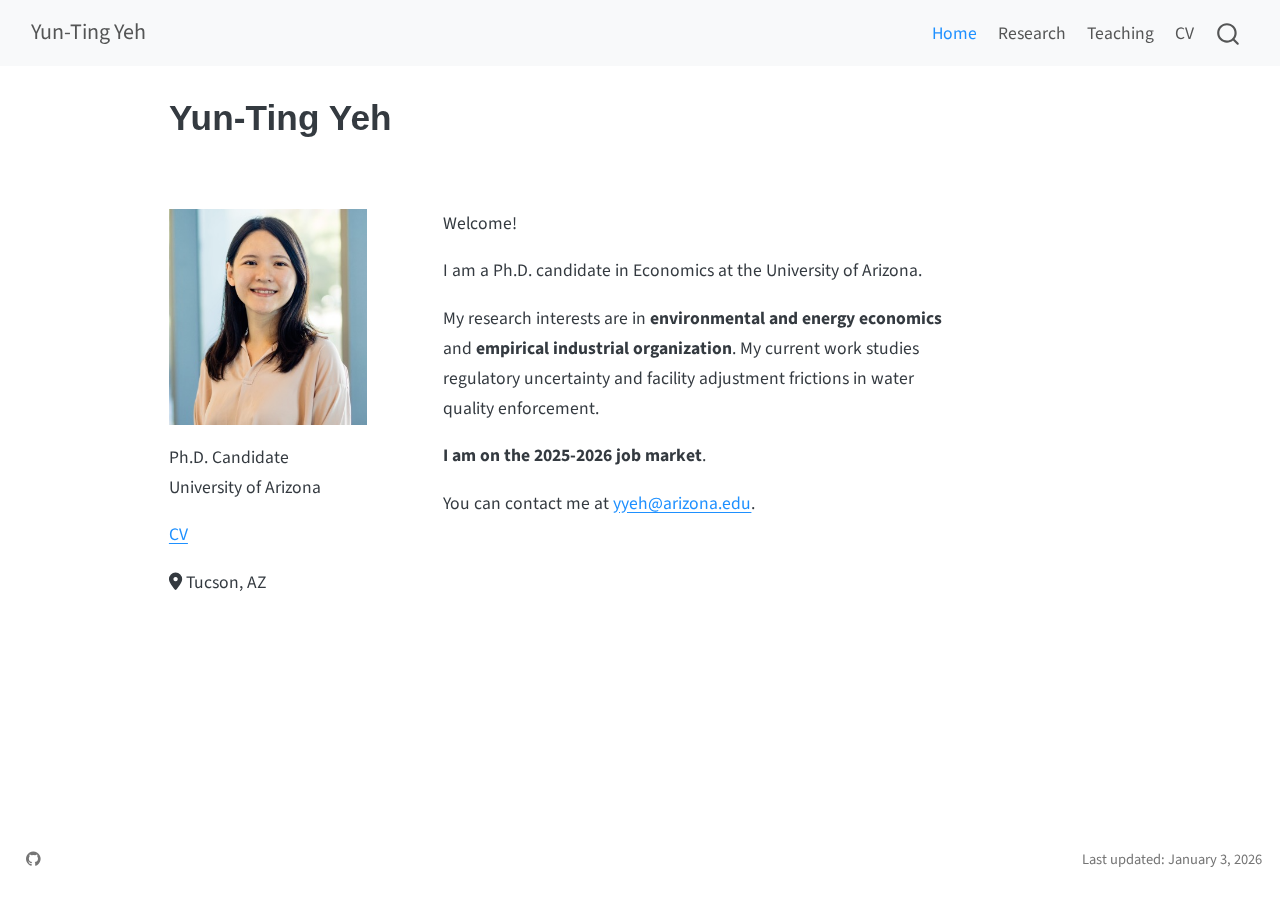
<file: index.html>
<!DOCTYPE html>
<html xmlns="http://www.w3.org/1999/xhtml" lang="en" xml:lang="en"><head>

<meta charset="utf-8">
<meta name="generator" content="quarto-1.8.27">

<meta name="viewport" content="width=device-width, initial-scale=1.0, user-scalable=yes">

<meta name="description" content="PhD candidate in environmental economics and industrial organization at the University of Arizona.">

<title>Yun-Ting Yeh</title>
<style>
code{white-space: pre-wrap;}
span.smallcaps{font-variant: small-caps;}
div.columns{display: flex; gap: min(4vw, 1.5em);}
div.column{flex: auto; overflow-x: auto;}
div.hanging-indent{margin-left: 1.5em; text-indent: -1.5em;}
ul.task-list{list-style: none;}
ul.task-list li input[type="checkbox"] {
  width: 0.8em;
  margin: 0 0.8em 0.2em -1em; /* quarto-specific, see https://github.com/quarto-dev/quarto-cli/issues/4556 */ 
  vertical-align: middle;
}
</style>


<script src="site_libs/quarto-nav/quarto-nav.js"></script>
<script src="site_libs/quarto-nav/headroom.min.js"></script>
<script src="site_libs/clipboard/clipboard.min.js"></script>
<script src="site_libs/quarto-search/autocomplete.umd.js"></script>
<script src="site_libs/quarto-search/fuse.min.js"></script>
<script src="site_libs/quarto-search/quarto-search.js"></script>
<meta name="quarto:offset" content="./">
<script src="site_libs/quarto-html/quarto.js" type="module"></script>
<script src="site_libs/quarto-html/tabsets/tabsets.js" type="module"></script>
<script src="site_libs/quarto-html/axe/axe-check.js" type="module"></script>
<script src="site_libs/quarto-html/popper.min.js"></script>
<script src="site_libs/quarto-html/tippy.umd.min.js"></script>
<script src="site_libs/quarto-html/anchor.min.js"></script>
<link href="site_libs/quarto-html/tippy.css" rel="stylesheet">
<link href="site_libs/quarto-html/quarto-syntax-highlighting-ed96de9b727972fe78a7b5d16c58bf87.css" rel="stylesheet" id="quarto-text-highlighting-styles">
<script src="site_libs/bootstrap/bootstrap.min.js"></script>
<link href="site_libs/bootstrap/bootstrap-icons.css" rel="stylesheet">
<link href="site_libs/bootstrap/bootstrap-b35d44525939425509fdc50f80e3e437.min.css" rel="stylesheet" append-hash="true" id="quarto-bootstrap" data-mode="light">
<script id="quarto-search-options" type="application/json">{
  "location": "navbar",
  "copy-button": false,
  "collapse-after": 3,
  "panel-placement": "end",
  "type": "overlay",
  "limit": 50,
  "keyboard-shortcut": [
    "f",
    "/",
    "s"
  ],
  "show-item-context": false,
  "language": {
    "search-no-results-text": "No results",
    "search-matching-documents-text": "matching documents",
    "search-copy-link-title": "Copy link to search",
    "search-hide-matches-text": "Hide additional matches",
    "search-more-match-text": "more match in this document",
    "search-more-matches-text": "more matches in this document",
    "search-clear-button-title": "Clear",
    "search-text-placeholder": "",
    "search-detached-cancel-button-title": "Cancel",
    "search-submit-button-title": "Submit",
    "search-label": "Search"
  }
}</script>
<script async="" src="https://www.googletagmanager.com/gtag/js?id=G-KL02F357QJ"></script>

<script type="text/javascript">

window.dataLayer = window.dataLayer || [];
function gtag(){dataLayer.push(arguments);}
gtag('js', new Date());
gtag('config', 'G-KL02F357QJ', { 'anonymize_ip': true});
</script>


<link rel="stylesheet" href="https://cdnjs.cloudflare.com/ajax/libs/font-awesome/6.5.2/css/all.min.css">
<meta property="og:title" content="Yun-Ting Yeh | PhD Candidate in Environmental Econ &amp; IO">
<meta property="og:description" content="PhD candidate in environmental economics and industrial organization at the University of Arizona.">
<meta property="og:image" content="https://ytyeh.github.io/images/pic_horizontal.png">
<meta property="og:site_name" content="Yun-Ting Yeh">
<meta property="og:image:height" content="630">
<meta property="og:image:width" content="1200">
</head>

<body class="nav-fixed quarto-light">

<div id="quarto-search-results"></div>
  <header id="quarto-header" class="headroom fixed-top">
    <nav class="navbar navbar-expand-lg " data-bs-theme="dark">
      <div class="navbar-container container-fluid">
      <div class="navbar-brand-container mx-auto">
    <a class="navbar-brand" href="./index.html">
    <span class="navbar-title">Yun-Ting Yeh</span>
    </a>
  </div>
            <div id="quarto-search" class="" title="Search"></div>
          <button class="navbar-toggler" type="button" data-bs-toggle="collapse" data-bs-target="#navbarCollapse" aria-controls="navbarCollapse" role="menu" aria-expanded="false" aria-label="Toggle navigation" onclick="if (window.quartoToggleHeadroom) { window.quartoToggleHeadroom(); }">
  <span class="navbar-toggler-icon"></span>
</button>
          <div class="collapse navbar-collapse" id="navbarCollapse">
            <ul class="navbar-nav navbar-nav-scroll ms-auto">
  <li class="nav-item">
    <a class="nav-link active" href="./index.html" aria-current="page"> 
<span class="menu-text">Home</span></a>
  </li>  
  <li class="nav-item">
    <a class="nav-link" href="./research.html"> 
<span class="menu-text">Research</span></a>
  </li>  
  <li class="nav-item">
    <a class="nav-link" href="./teaching.html"> 
<span class="menu-text">Teaching</span></a>
  </li>  
  <li class="nav-item">
    <a class="nav-link" href="./files/Yun-TingYeh_CV.pdf" target="_blank"> 
<span class="menu-text">CV</span></a>
  </li>  
</ul>
          </div> <!-- /navcollapse -->
            <div class="quarto-navbar-tools">
</div>
      </div> <!-- /container-fluid -->
    </nav>
</header>
<!-- content -->
<div id="quarto-content" class="quarto-container page-columns page-rows-contents page-layout-article page-navbar">
<!-- sidebar -->
<!-- margin-sidebar -->
    <div id="quarto-margin-sidebar" class="sidebar margin-sidebar zindex-bottom">
        
    </div>
<!-- main -->
<main class="content" id="quarto-document-content">

<header id="title-block-header" class="quarto-title-block default">
<div class="quarto-title">
<h1 class="title">Yun-Ting Yeh</h1>
</div>



<div class="quarto-title-meta">

    
  
    
  </div>
  


</header>


<div class="grid">
<div class="g-col-4">
<p><img src="images/pic.png" class="img-fluid" style="width:80.0%" alt="Photo"><br>
</p>
<p>Ph.D.&nbsp;Candidate<br>
University of Arizona</p>
<p><a href="./files/Yun-TingYeh_CV.pdf" target="_blank"> CV</a></p>
<p><i class="fa-solid fa-location-dot"></i> Tucson, AZ</p>
</div>
<div class="g-col-8">
<p>Welcome!</p>
<p>I am a Ph.D.&nbsp;candidate in Economics at the University of Arizona.</p>
<p>My research interests are in <strong>environmental and energy economics</strong> and <strong>empirical industrial organization</strong>. My current work studies regulatory uncertainty and facility adjustment frictions in water quality enforcement.</p>
<p><strong>I am on the 2025-2026 job market</strong>.</p>
<p>You can contact me at <a href="mailto:%20yyeh@arizona.edu">yyeh@arizona.edu</a>.</p>
</div>
</div>



</main> <!-- /main -->
<script id="quarto-html-after-body" type="application/javascript">
  window.document.addEventListener("DOMContentLoaded", function (event) {
    const icon = "";
    const anchorJS = new window.AnchorJS();
    anchorJS.options = {
      placement: 'right',
      icon: icon
    };
    anchorJS.add('.anchored');
    const isCodeAnnotation = (el) => {
      for (const clz of el.classList) {
        if (clz.startsWith('code-annotation-')) {                     
          return true;
        }
      }
      return false;
    }
    const onCopySuccess = function(e) {
      // button target
      const button = e.trigger;
      // don't keep focus
      button.blur();
      // flash "checked"
      button.classList.add('code-copy-button-checked');
      var currentTitle = button.getAttribute("title");
      button.setAttribute("title", "Copied!");
      let tooltip;
      if (window.bootstrap) {
        button.setAttribute("data-bs-toggle", "tooltip");
        button.setAttribute("data-bs-placement", "left");
        button.setAttribute("data-bs-title", "Copied!");
        tooltip = new bootstrap.Tooltip(button, 
          { trigger: "manual", 
            customClass: "code-copy-button-tooltip",
            offset: [0, -8]});
        tooltip.show();    
      }
      setTimeout(function() {
        if (tooltip) {
          tooltip.hide();
          button.removeAttribute("data-bs-title");
          button.removeAttribute("data-bs-toggle");
          button.removeAttribute("data-bs-placement");
        }
        button.setAttribute("title", currentTitle);
        button.classList.remove('code-copy-button-checked');
      }, 1000);
      // clear code selection
      e.clearSelection();
    }
    const getTextToCopy = function(trigger) {
      const outerScaffold = trigger.parentElement.cloneNode(true);
      const codeEl = outerScaffold.querySelector('code');
      for (const childEl of codeEl.children) {
        if (isCodeAnnotation(childEl)) {
          childEl.remove();
        }
      }
      return codeEl.innerText;
    }
    const clipboard = new window.ClipboardJS('.code-copy-button:not([data-in-quarto-modal])', {
      text: getTextToCopy
    });
    clipboard.on('success', onCopySuccess);
    if (window.document.getElementById('quarto-embedded-source-code-modal')) {
      const clipboardModal = new window.ClipboardJS('.code-copy-button[data-in-quarto-modal]', {
        text: getTextToCopy,
        container: window.document.getElementById('quarto-embedded-source-code-modal')
      });
      clipboardModal.on('success', onCopySuccess);
    }
      var localhostRegex = new RegExp(/^(?:http|https):\/\/localhost\:?[0-9]*\//);
      var mailtoRegex = new RegExp(/^mailto:/);
        var filterRegex = new RegExp("https:\/\/ytyeh\.github\.io\/");
      var isInternal = (href) => {
          return filterRegex.test(href) || localhostRegex.test(href) || mailtoRegex.test(href);
      }
      // Inspect non-navigation links and adorn them if external
     var links = window.document.querySelectorAll('a[href]:not(.nav-link):not(.navbar-brand):not(.toc-action):not(.sidebar-link):not(.sidebar-item-toggle):not(.pagination-link):not(.no-external):not([aria-hidden]):not(.dropdown-item):not(.quarto-navigation-tool):not(.about-link)');
      for (var i=0; i<links.length; i++) {
        const link = links[i];
        if (!isInternal(link.href)) {
          // undo the damage that might have been done by quarto-nav.js in the case of
          // links that we want to consider external
          if (link.dataset.originalHref !== undefined) {
            link.href = link.dataset.originalHref;
          }
        }
      }
    function tippyHover(el, contentFn, onTriggerFn, onUntriggerFn) {
      const config = {
        allowHTML: true,
        maxWidth: 500,
        delay: 100,
        arrow: false,
        appendTo: function(el) {
            return el.parentElement;
        },
        interactive: true,
        interactiveBorder: 10,
        theme: 'quarto',
        placement: 'bottom-start',
      };
      if (contentFn) {
        config.content = contentFn;
      }
      if (onTriggerFn) {
        config.onTrigger = onTriggerFn;
      }
      if (onUntriggerFn) {
        config.onUntrigger = onUntriggerFn;
      }
      window.tippy(el, config); 
    }
    const noterefs = window.document.querySelectorAll('a[role="doc-noteref"]');
    for (var i=0; i<noterefs.length; i++) {
      const ref = noterefs[i];
      tippyHover(ref, function() {
        // use id or data attribute instead here
        let href = ref.getAttribute('data-footnote-href') || ref.getAttribute('href');
        try { href = new URL(href).hash; } catch {}
        const id = href.replace(/^#\/?/, "");
        const note = window.document.getElementById(id);
        if (note) {
          return note.innerHTML;
        } else {
          return "";
        }
      });
    }
    const xrefs = window.document.querySelectorAll('a.quarto-xref');
    const processXRef = (id, note) => {
      // Strip column container classes
      const stripColumnClz = (el) => {
        el.classList.remove("page-full", "page-columns");
        if (el.children) {
          for (const child of el.children) {
            stripColumnClz(child);
          }
        }
      }
      stripColumnClz(note)
      if (id === null || id.startsWith('sec-')) {
        // Special case sections, only their first couple elements
        const container = document.createElement("div");
        if (note.children && note.children.length > 2) {
          container.appendChild(note.children[0].cloneNode(true));
          for (let i = 1; i < note.children.length; i++) {
            const child = note.children[i];
            if (child.tagName === "P" && child.innerText === "") {
              continue;
            } else {
              container.appendChild(child.cloneNode(true));
              break;
            }
          }
          if (window.Quarto?.typesetMath) {
            window.Quarto.typesetMath(container);
          }
          return container.innerHTML
        } else {
          if (window.Quarto?.typesetMath) {
            window.Quarto.typesetMath(note);
          }
          return note.innerHTML;
        }
      } else {
        // Remove any anchor links if they are present
        const anchorLink = note.querySelector('a.anchorjs-link');
        if (anchorLink) {
          anchorLink.remove();
        }
        if (window.Quarto?.typesetMath) {
          window.Quarto.typesetMath(note);
        }
        if (note.classList.contains("callout")) {
          return note.outerHTML;
        } else {
          return note.innerHTML;
        }
      }
    }
    for (var i=0; i<xrefs.length; i++) {
      const xref = xrefs[i];
      tippyHover(xref, undefined, function(instance) {
        instance.disable();
        let url = xref.getAttribute('href');
        let hash = undefined; 
        if (url.startsWith('#')) {
          hash = url;
        } else {
          try { hash = new URL(url).hash; } catch {}
        }
        if (hash) {
          const id = hash.replace(/^#\/?/, "");
          const note = window.document.getElementById(id);
          if (note !== null) {
            try {
              const html = processXRef(id, note.cloneNode(true));
              instance.setContent(html);
            } finally {
              instance.enable();
              instance.show();
            }
          } else {
            // See if we can fetch this
            fetch(url.split('#')[0])
            .then(res => res.text())
            .then(html => {
              const parser = new DOMParser();
              const htmlDoc = parser.parseFromString(html, "text/html");
              const note = htmlDoc.getElementById(id);
              if (note !== null) {
                const html = processXRef(id, note);
                instance.setContent(html);
              } 
            }).finally(() => {
              instance.enable();
              instance.show();
            });
          }
        } else {
          // See if we can fetch a full url (with no hash to target)
          // This is a special case and we should probably do some content thinning / targeting
          fetch(url)
          .then(res => res.text())
          .then(html => {
            const parser = new DOMParser();
            const htmlDoc = parser.parseFromString(html, "text/html");
            const note = htmlDoc.querySelector('main.content');
            if (note !== null) {
              // This should only happen for chapter cross references
              // (since there is no id in the URL)
              // remove the first header
              if (note.children.length > 0 && note.children[0].tagName === "HEADER") {
                note.children[0].remove();
              }
              const html = processXRef(null, note);
              instance.setContent(html);
            } 
          }).finally(() => {
            instance.enable();
            instance.show();
          });
        }
      }, function(instance) {
      });
    }
        let selectedAnnoteEl;
        const selectorForAnnotation = ( cell, annotation) => {
          let cellAttr = 'data-code-cell="' + cell + '"';
          let lineAttr = 'data-code-annotation="' +  annotation + '"';
          const selector = 'span[' + cellAttr + '][' + lineAttr + ']';
          return selector;
        }
        const selectCodeLines = (annoteEl) => {
          const doc = window.document;
          const targetCell = annoteEl.getAttribute("data-target-cell");
          const targetAnnotation = annoteEl.getAttribute("data-target-annotation");
          const annoteSpan = window.document.querySelector(selectorForAnnotation(targetCell, targetAnnotation));
          const lines = annoteSpan.getAttribute("data-code-lines").split(",");
          const lineIds = lines.map((line) => {
            return targetCell + "-" + line;
          })
          let top = null;
          let height = null;
          let parent = null;
          if (lineIds.length > 0) {
              //compute the position of the single el (top and bottom and make a div)
              const el = window.document.getElementById(lineIds[0]);
              top = el.offsetTop;
              height = el.offsetHeight;
              parent = el.parentElement.parentElement;
            if (lineIds.length > 1) {
              const lastEl = window.document.getElementById(lineIds[lineIds.length - 1]);
              const bottom = lastEl.offsetTop + lastEl.offsetHeight;
              height = bottom - top;
            }
            if (top !== null && height !== null && parent !== null) {
              // cook up a div (if necessary) and position it 
              let div = window.document.getElementById("code-annotation-line-highlight");
              if (div === null) {
                div = window.document.createElement("div");
                div.setAttribute("id", "code-annotation-line-highlight");
                div.style.position = 'absolute';
                parent.appendChild(div);
              }
              div.style.top = top - 2 + "px";
              div.style.height = height + 4 + "px";
              div.style.left = 0;
              let gutterDiv = window.document.getElementById("code-annotation-line-highlight-gutter");
              if (gutterDiv === null) {
                gutterDiv = window.document.createElement("div");
                gutterDiv.setAttribute("id", "code-annotation-line-highlight-gutter");
                gutterDiv.style.position = 'absolute';
                const codeCell = window.document.getElementById(targetCell);
                const gutter = codeCell.querySelector('.code-annotation-gutter');
                gutter.appendChild(gutterDiv);
              }
              gutterDiv.style.top = top - 2 + "px";
              gutterDiv.style.height = height + 4 + "px";
            }
            selectedAnnoteEl = annoteEl;
          }
        };
        const unselectCodeLines = () => {
          const elementsIds = ["code-annotation-line-highlight", "code-annotation-line-highlight-gutter"];
          elementsIds.forEach((elId) => {
            const div = window.document.getElementById(elId);
            if (div) {
              div.remove();
            }
          });
          selectedAnnoteEl = undefined;
        };
          // Handle positioning of the toggle
      window.addEventListener(
        "resize",
        throttle(() => {
          elRect = undefined;
          if (selectedAnnoteEl) {
            selectCodeLines(selectedAnnoteEl);
          }
        }, 10)
      );
      function throttle(fn, ms) {
      let throttle = false;
      let timer;
        return (...args) => {
          if(!throttle) { // first call gets through
              fn.apply(this, args);
              throttle = true;
          } else { // all the others get throttled
              if(timer) clearTimeout(timer); // cancel #2
              timer = setTimeout(() => {
                fn.apply(this, args);
                timer = throttle = false;
              }, ms);
          }
        };
      }
        // Attach click handler to the DT
        const annoteDls = window.document.querySelectorAll('dt[data-target-cell]');
        for (const annoteDlNode of annoteDls) {
          annoteDlNode.addEventListener('click', (event) => {
            const clickedEl = event.target;
            if (clickedEl !== selectedAnnoteEl) {
              unselectCodeLines();
              const activeEl = window.document.querySelector('dt[data-target-cell].code-annotation-active');
              if (activeEl) {
                activeEl.classList.remove('code-annotation-active');
              }
              selectCodeLines(clickedEl);
              clickedEl.classList.add('code-annotation-active');
            } else {
              // Unselect the line
              unselectCodeLines();
              clickedEl.classList.remove('code-annotation-active');
            }
          });
        }
    const findCites = (el) => {
      const parentEl = el.parentElement;
      if (parentEl) {
        const cites = parentEl.dataset.cites;
        if (cites) {
          return {
            el,
            cites: cites.split(' ')
          };
        } else {
          return findCites(el.parentElement)
        }
      } else {
        return undefined;
      }
    };
    var bibliorefs = window.document.querySelectorAll('a[role="doc-biblioref"]');
    for (var i=0; i<bibliorefs.length; i++) {
      const ref = bibliorefs[i];
      const citeInfo = findCites(ref);
      if (citeInfo) {
        tippyHover(citeInfo.el, function() {
          var popup = window.document.createElement('div');
          citeInfo.cites.forEach(function(cite) {
            var citeDiv = window.document.createElement('div');
            citeDiv.classList.add('hanging-indent');
            citeDiv.classList.add('csl-entry');
            var biblioDiv = window.document.getElementById('ref-' + cite);
            if (biblioDiv) {
              citeDiv.innerHTML = biblioDiv.innerHTML;
            }
            popup.appendChild(citeDiv);
          });
          return popup.innerHTML;
        });
      }
    }
  });
  </script>
</div> <!-- /content -->
<footer class="footer">
  <div class="nav-footer">
    <div class="nav-footer-left">
      <ul class="footer-items list-unstyled">
    <li class="nav-item compact">
    <a class="nav-link" href="https://github.com/ytyeh/ytyeh.github.io">
      <i class="bi bi-github" role="img">
</i> 
    </a>
  </li>  
</ul>
    </div>   
    <div class="nav-footer-center">
      &nbsp;
    </div>
    <div class="nav-footer-right">
<p>Last updated: January 3, 2026</p>
</div>
  </div>
</footer>




</body></html>
</file>
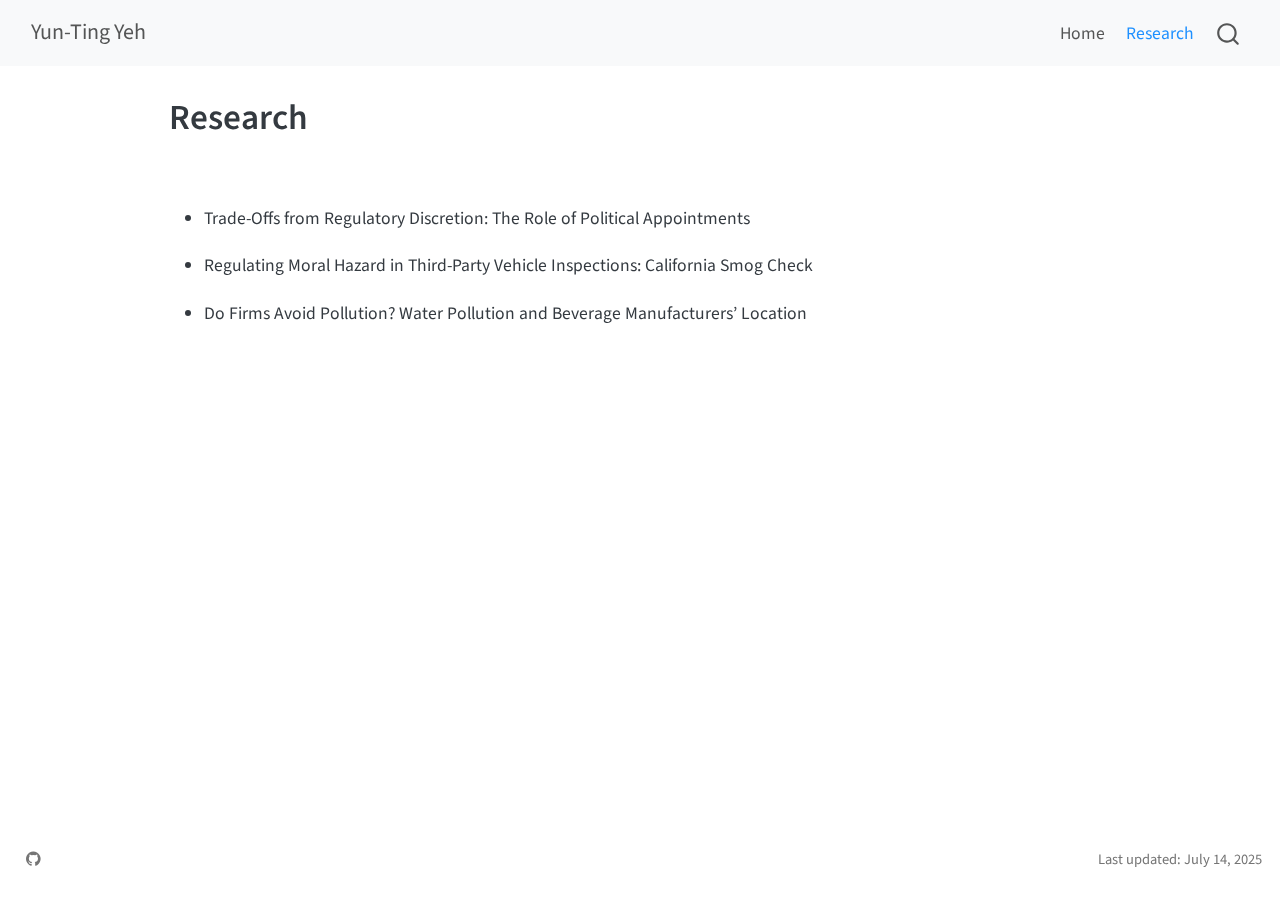
<file: research.html>
<!DOCTYPE html>
<html xmlns="http://www.w3.org/1999/xhtml" lang="en" xml:lang="en"><head>

<meta charset="utf-8">
<meta name="generator" content="quarto-1.7.32">

<meta name="viewport" content="width=device-width, initial-scale=1.0, user-scalable=yes">

<meta name="description" content="PhD candidate in environmental economics and industrial organization at the University of Arizona.">

<title>Research – Yun-Ting Yeh</title>
<style>
code{white-space: pre-wrap;}
span.smallcaps{font-variant: small-caps;}
div.columns{display: flex; gap: min(4vw, 1.5em);}
div.column{flex: auto; overflow-x: auto;}
div.hanging-indent{margin-left: 1.5em; text-indent: -1.5em;}
ul.task-list{list-style: none;}
ul.task-list li input[type="checkbox"] {
  width: 0.8em;
  margin: 0 0.8em 0.2em -1em; /* quarto-specific, see https://github.com/quarto-dev/quarto-cli/issues/4556 */ 
  vertical-align: middle;
}
</style>


<script src="site_libs/quarto-nav/quarto-nav.js"></script>
<script src="site_libs/quarto-nav/headroom.min.js"></script>
<script src="site_libs/clipboard/clipboard.min.js"></script>
<script src="site_libs/quarto-search/autocomplete.umd.js"></script>
<script src="site_libs/quarto-search/fuse.min.js"></script>
<script src="site_libs/quarto-search/quarto-search.js"></script>
<meta name="quarto:offset" content="./">
<script src="site_libs/quarto-html/quarto.js" type="module"></script>
<script src="site_libs/quarto-html/tabsets/tabsets.js" type="module"></script>
<script src="site_libs/quarto-html/popper.min.js"></script>
<script src="site_libs/quarto-html/tippy.umd.min.js"></script>
<script src="site_libs/quarto-html/anchor.min.js"></script>
<link href="site_libs/quarto-html/tippy.css" rel="stylesheet">
<link href="site_libs/quarto-html/quarto-syntax-highlighting-37eea08aefeeee20ff55810ff984fec1.css" rel="stylesheet" id="quarto-text-highlighting-styles">
<script src="site_libs/bootstrap/bootstrap.min.js"></script>
<link href="site_libs/bootstrap/bootstrap-icons.css" rel="stylesheet">
<link href="site_libs/bootstrap/bootstrap-c1aa694ebc861e76e457bb863bb62555.min.css" rel="stylesheet" append-hash="true" id="quarto-bootstrap" data-mode="light">
<script id="quarto-search-options" type="application/json">{
  "location": "navbar",
  "copy-button": false,
  "collapse-after": 3,
  "panel-placement": "end",
  "type": "overlay",
  "limit": 50,
  "keyboard-shortcut": [
    "f",
    "/",
    "s"
  ],
  "show-item-context": false,
  "language": {
    "search-no-results-text": "No results",
    "search-matching-documents-text": "matching documents",
    "search-copy-link-title": "Copy link to search",
    "search-hide-matches-text": "Hide additional matches",
    "search-more-match-text": "more match in this document",
    "search-more-matches-text": "more matches in this document",
    "search-clear-button-title": "Clear",
    "search-text-placeholder": "",
    "search-detached-cancel-button-title": "Cancel",
    "search-submit-button-title": "Submit",
    "search-label": "Search"
  }
}</script>


<link rel="stylesheet" href="https://cdnjs.cloudflare.com/ajax/libs/font-awesome/6.5.2/css/all.min.css">
<meta property="og:title" content="Yun-Ting Yeh | PhD Candidate in Environmental Econ &amp; IO">
<meta property="og:image" content="https://ytyeh.github.io/images/pic_horizontal.png">
<meta property="og:site_name" content="Yun-Ting Yeh">
<meta property="og:image:height" content="630">
<meta property="og:image:width" content="1200">
</head>

<body class="nav-fixed quarto-light">

<div id="quarto-search-results"></div>
  <header id="quarto-header" class="headroom fixed-top">
    <nav class="navbar navbar-expand-lg " data-bs-theme="dark">
      <div class="navbar-container container-fluid">
      <div class="navbar-brand-container mx-auto">
    <a class="navbar-brand" href="./index.html">
    <span class="navbar-title">Yun-Ting Yeh</span>
    </a>
  </div>
            <div id="quarto-search" class="" title="Search"></div>
          <button class="navbar-toggler" type="button" data-bs-toggle="collapse" data-bs-target="#navbarCollapse" aria-controls="navbarCollapse" role="menu" aria-expanded="false" aria-label="Toggle navigation" onclick="if (window.quartoToggleHeadroom) { window.quartoToggleHeadroom(); }">
  <span class="navbar-toggler-icon"></span>
</button>
          <div class="collapse navbar-collapse" id="navbarCollapse">
            <ul class="navbar-nav navbar-nav-scroll ms-auto">
  <li class="nav-item">
    <a class="nav-link" href="./index.html"> 
<span class="menu-text">Home</span></a>
  </li>  
  <li class="nav-item">
    <a class="nav-link active" href="./research.html" aria-current="page"> 
<span class="menu-text">Research</span></a>
  </li>  
</ul>
          </div> <!-- /navcollapse -->
            <div class="quarto-navbar-tools">
</div>
      </div> <!-- /container-fluid -->
    </nav>
</header>
<!-- content -->
<div id="quarto-content" class="quarto-container page-columns page-rows-contents page-layout-article page-navbar">
<!-- sidebar -->
<!-- margin-sidebar -->
    <div id="quarto-margin-sidebar" class="sidebar margin-sidebar zindex-bottom">
        
    </div>
<!-- main -->
<main class="content" id="quarto-document-content">

<header id="title-block-header" class="quarto-title-block default">
<div class="quarto-title">
<h1 class="title">Research</h1>
</div>



<div class="quarto-title-meta">

    
  
    
  </div>
  


</header>


<p><br></p>
<ul>
<li><p>Trade-Offs from Regulatory Discretion: The Role of Political Appointments</p></li>
<li><p>Regulating Moral Hazard in Third-Party Vehicle Inspections: California Smog Check</p></li>
<li><p>Do Firms Avoid Pollution? Water Pollution and Beverage Manufacturers’ Location</p></li>
</ul>



</main> <!-- /main -->
<script id="quarto-html-after-body" type="application/javascript">
  window.document.addEventListener("DOMContentLoaded", function (event) {
    const icon = "";
    const anchorJS = new window.AnchorJS();
    anchorJS.options = {
      placement: 'right',
      icon: icon
    };
    anchorJS.add('.anchored');
    const isCodeAnnotation = (el) => {
      for (const clz of el.classList) {
        if (clz.startsWith('code-annotation-')) {                     
          return true;
        }
      }
      return false;
    }
    const onCopySuccess = function(e) {
      // button target
      const button = e.trigger;
      // don't keep focus
      button.blur();
      // flash "checked"
      button.classList.add('code-copy-button-checked');
      var currentTitle = button.getAttribute("title");
      button.setAttribute("title", "Copied!");
      let tooltip;
      if (window.bootstrap) {
        button.setAttribute("data-bs-toggle", "tooltip");
        button.setAttribute("data-bs-placement", "left");
        button.setAttribute("data-bs-title", "Copied!");
        tooltip = new bootstrap.Tooltip(button, 
          { trigger: "manual", 
            customClass: "code-copy-button-tooltip",
            offset: [0, -8]});
        tooltip.show();    
      }
      setTimeout(function() {
        if (tooltip) {
          tooltip.hide();
          button.removeAttribute("data-bs-title");
          button.removeAttribute("data-bs-toggle");
          button.removeAttribute("data-bs-placement");
        }
        button.setAttribute("title", currentTitle);
        button.classList.remove('code-copy-button-checked');
      }, 1000);
      // clear code selection
      e.clearSelection();
    }
    const getTextToCopy = function(trigger) {
        const codeEl = trigger.previousElementSibling.cloneNode(true);
        for (const childEl of codeEl.children) {
          if (isCodeAnnotation(childEl)) {
            childEl.remove();
          }
        }
        return codeEl.innerText;
    }
    const clipboard = new window.ClipboardJS('.code-copy-button:not([data-in-quarto-modal])', {
      text: getTextToCopy
    });
    clipboard.on('success', onCopySuccess);
    if (window.document.getElementById('quarto-embedded-source-code-modal')) {
      const clipboardModal = new window.ClipboardJS('.code-copy-button[data-in-quarto-modal]', {
        text: getTextToCopy,
        container: window.document.getElementById('quarto-embedded-source-code-modal')
      });
      clipboardModal.on('success', onCopySuccess);
    }
      var localhostRegex = new RegExp(/^(?:http|https):\/\/localhost\:?[0-9]*\//);
      var mailtoRegex = new RegExp(/^mailto:/);
        var filterRegex = new RegExp("https:\/\/ytyeh\.github\.io\/");
      var isInternal = (href) => {
          return filterRegex.test(href) || localhostRegex.test(href) || mailtoRegex.test(href);
      }
      // Inspect non-navigation links and adorn them if external
     var links = window.document.querySelectorAll('a[href]:not(.nav-link):not(.navbar-brand):not(.toc-action):not(.sidebar-link):not(.sidebar-item-toggle):not(.pagination-link):not(.no-external):not([aria-hidden]):not(.dropdown-item):not(.quarto-navigation-tool):not(.about-link)');
      for (var i=0; i<links.length; i++) {
        const link = links[i];
        if (!isInternal(link.href)) {
          // undo the damage that might have been done by quarto-nav.js in the case of
          // links that we want to consider external
          if (link.dataset.originalHref !== undefined) {
            link.href = link.dataset.originalHref;
          }
        }
      }
    function tippyHover(el, contentFn, onTriggerFn, onUntriggerFn) {
      const config = {
        allowHTML: true,
        maxWidth: 500,
        delay: 100,
        arrow: false,
        appendTo: function(el) {
            return el.parentElement;
        },
        interactive: true,
        interactiveBorder: 10,
        theme: 'quarto',
        placement: 'bottom-start',
      };
      if (contentFn) {
        config.content = contentFn;
      }
      if (onTriggerFn) {
        config.onTrigger = onTriggerFn;
      }
      if (onUntriggerFn) {
        config.onUntrigger = onUntriggerFn;
      }
      window.tippy(el, config); 
    }
    const noterefs = window.document.querySelectorAll('a[role="doc-noteref"]');
    for (var i=0; i<noterefs.length; i++) {
      const ref = noterefs[i];
      tippyHover(ref, function() {
        // use id or data attribute instead here
        let href = ref.getAttribute('data-footnote-href') || ref.getAttribute('href');
        try { href = new URL(href).hash; } catch {}
        const id = href.replace(/^#\/?/, "");
        const note = window.document.getElementById(id);
        if (note) {
          return note.innerHTML;
        } else {
          return "";
        }
      });
    }
    const xrefs = window.document.querySelectorAll('a.quarto-xref');
    const processXRef = (id, note) => {
      // Strip column container classes
      const stripColumnClz = (el) => {
        el.classList.remove("page-full", "page-columns");
        if (el.children) {
          for (const child of el.children) {
            stripColumnClz(child);
          }
        }
      }
      stripColumnClz(note)
      if (id === null || id.startsWith('sec-')) {
        // Special case sections, only their first couple elements
        const container = document.createElement("div");
        if (note.children && note.children.length > 2) {
          container.appendChild(note.children[0].cloneNode(true));
          for (let i = 1; i < note.children.length; i++) {
            const child = note.children[i];
            if (child.tagName === "P" && child.innerText === "") {
              continue;
            } else {
              container.appendChild(child.cloneNode(true));
              break;
            }
          }
          if (window.Quarto?.typesetMath) {
            window.Quarto.typesetMath(container);
          }
          return container.innerHTML
        } else {
          if (window.Quarto?.typesetMath) {
            window.Quarto.typesetMath(note);
          }
          return note.innerHTML;
        }
      } else {
        // Remove any anchor links if they are present
        const anchorLink = note.querySelector('a.anchorjs-link');
        if (anchorLink) {
          anchorLink.remove();
        }
        if (window.Quarto?.typesetMath) {
          window.Quarto.typesetMath(note);
        }
        if (note.classList.contains("callout")) {
          return note.outerHTML;
        } else {
          return note.innerHTML;
        }
      }
    }
    for (var i=0; i<xrefs.length; i++) {
      const xref = xrefs[i];
      tippyHover(xref, undefined, function(instance) {
        instance.disable();
        let url = xref.getAttribute('href');
        let hash = undefined; 
        if (url.startsWith('#')) {
          hash = url;
        } else {
          try { hash = new URL(url).hash; } catch {}
        }
        if (hash) {
          const id = hash.replace(/^#\/?/, "");
          const note = window.document.getElementById(id);
          if (note !== null) {
            try {
              const html = processXRef(id, note.cloneNode(true));
              instance.setContent(html);
            } finally {
              instance.enable();
              instance.show();
            }
          } else {
            // See if we can fetch this
            fetch(url.split('#')[0])
            .then(res => res.text())
            .then(html => {
              const parser = new DOMParser();
              const htmlDoc = parser.parseFromString(html, "text/html");
              const note = htmlDoc.getElementById(id);
              if (note !== null) {
                const html = processXRef(id, note);
                instance.setContent(html);
              } 
            }).finally(() => {
              instance.enable();
              instance.show();
            });
          }
        } else {
          // See if we can fetch a full url (with no hash to target)
          // This is a special case and we should probably do some content thinning / targeting
          fetch(url)
          .then(res => res.text())
          .then(html => {
            const parser = new DOMParser();
            const htmlDoc = parser.parseFromString(html, "text/html");
            const note = htmlDoc.querySelector('main.content');
            if (note !== null) {
              // This should only happen for chapter cross references
              // (since there is no id in the URL)
              // remove the first header
              if (note.children.length > 0 && note.children[0].tagName === "HEADER") {
                note.children[0].remove();
              }
              const html = processXRef(null, note);
              instance.setContent(html);
            } 
          }).finally(() => {
            instance.enable();
            instance.show();
          });
        }
      }, function(instance) {
      });
    }
        let selectedAnnoteEl;
        const selectorForAnnotation = ( cell, annotation) => {
          let cellAttr = 'data-code-cell="' + cell + '"';
          let lineAttr = 'data-code-annotation="' +  annotation + '"';
          const selector = 'span[' + cellAttr + '][' + lineAttr + ']';
          return selector;
        }
        const selectCodeLines = (annoteEl) => {
          const doc = window.document;
          const targetCell = annoteEl.getAttribute("data-target-cell");
          const targetAnnotation = annoteEl.getAttribute("data-target-annotation");
          const annoteSpan = window.document.querySelector(selectorForAnnotation(targetCell, targetAnnotation));
          const lines = annoteSpan.getAttribute("data-code-lines").split(",");
          const lineIds = lines.map((line) => {
            return targetCell + "-" + line;
          })
          let top = null;
          let height = null;
          let parent = null;
          if (lineIds.length > 0) {
              //compute the position of the single el (top and bottom and make a div)
              const el = window.document.getElementById(lineIds[0]);
              top = el.offsetTop;
              height = el.offsetHeight;
              parent = el.parentElement.parentElement;
            if (lineIds.length > 1) {
              const lastEl = window.document.getElementById(lineIds[lineIds.length - 1]);
              const bottom = lastEl.offsetTop + lastEl.offsetHeight;
              height = bottom - top;
            }
            if (top !== null && height !== null && parent !== null) {
              // cook up a div (if necessary) and position it 
              let div = window.document.getElementById("code-annotation-line-highlight");
              if (div === null) {
                div = window.document.createElement("div");
                div.setAttribute("id", "code-annotation-line-highlight");
                div.style.position = 'absolute';
                parent.appendChild(div);
              }
              div.style.top = top - 2 + "px";
              div.style.height = height + 4 + "px";
              div.style.left = 0;
              let gutterDiv = window.document.getElementById("code-annotation-line-highlight-gutter");
              if (gutterDiv === null) {
                gutterDiv = window.document.createElement("div");
                gutterDiv.setAttribute("id", "code-annotation-line-highlight-gutter");
                gutterDiv.style.position = 'absolute';
                const codeCell = window.document.getElementById(targetCell);
                const gutter = codeCell.querySelector('.code-annotation-gutter');
                gutter.appendChild(gutterDiv);
              }
              gutterDiv.style.top = top - 2 + "px";
              gutterDiv.style.height = height + 4 + "px";
            }
            selectedAnnoteEl = annoteEl;
          }
        };
        const unselectCodeLines = () => {
          const elementsIds = ["code-annotation-line-highlight", "code-annotation-line-highlight-gutter"];
          elementsIds.forEach((elId) => {
            const div = window.document.getElementById(elId);
            if (div) {
              div.remove();
            }
          });
          selectedAnnoteEl = undefined;
        };
          // Handle positioning of the toggle
      window.addEventListener(
        "resize",
        throttle(() => {
          elRect = undefined;
          if (selectedAnnoteEl) {
            selectCodeLines(selectedAnnoteEl);
          }
        }, 10)
      );
      function throttle(fn, ms) {
      let throttle = false;
      let timer;
        return (...args) => {
          if(!throttle) { // first call gets through
              fn.apply(this, args);
              throttle = true;
          } else { // all the others get throttled
              if(timer) clearTimeout(timer); // cancel #2
              timer = setTimeout(() => {
                fn.apply(this, args);
                timer = throttle = false;
              }, ms);
          }
        };
      }
        // Attach click handler to the DT
        const annoteDls = window.document.querySelectorAll('dt[data-target-cell]');
        for (const annoteDlNode of annoteDls) {
          annoteDlNode.addEventListener('click', (event) => {
            const clickedEl = event.target;
            if (clickedEl !== selectedAnnoteEl) {
              unselectCodeLines();
              const activeEl = window.document.querySelector('dt[data-target-cell].code-annotation-active');
              if (activeEl) {
                activeEl.classList.remove('code-annotation-active');
              }
              selectCodeLines(clickedEl);
              clickedEl.classList.add('code-annotation-active');
            } else {
              // Unselect the line
              unselectCodeLines();
              clickedEl.classList.remove('code-annotation-active');
            }
          });
        }
    const findCites = (el) => {
      const parentEl = el.parentElement;
      if (parentEl) {
        const cites = parentEl.dataset.cites;
        if (cites) {
          return {
            el,
            cites: cites.split(' ')
          };
        } else {
          return findCites(el.parentElement)
        }
      } else {
        return undefined;
      }
    };
    var bibliorefs = window.document.querySelectorAll('a[role="doc-biblioref"]');
    for (var i=0; i<bibliorefs.length; i++) {
      const ref = bibliorefs[i];
      const citeInfo = findCites(ref);
      if (citeInfo) {
        tippyHover(citeInfo.el, function() {
          var popup = window.document.createElement('div');
          citeInfo.cites.forEach(function(cite) {
            var citeDiv = window.document.createElement('div');
            citeDiv.classList.add('hanging-indent');
            citeDiv.classList.add('csl-entry');
            var biblioDiv = window.document.getElementById('ref-' + cite);
            if (biblioDiv) {
              citeDiv.innerHTML = biblioDiv.innerHTML;
            }
            popup.appendChild(citeDiv);
          });
          return popup.innerHTML;
        });
      }
    }
  });
  </script>
</div> <!-- /content -->
<footer class="footer">
  <div class="nav-footer">
    <div class="nav-footer-left">
      <ul class="footer-items list-unstyled">
    <li class="nav-item compact">
    <a class="nav-link" href="https://github.com/ytyeh/ytyeh.github.io">
      <i class="bi bi-github" role="img">
</i> 
    </a>
  </li>  
</ul>
    </div>   
    <div class="nav-footer-center">
      &nbsp;
    </div>
    <div class="nav-footer-right">
<p>Last updated: July 14, 2025</p>
</div>
  </div>
</footer>




</body></html>
</file>
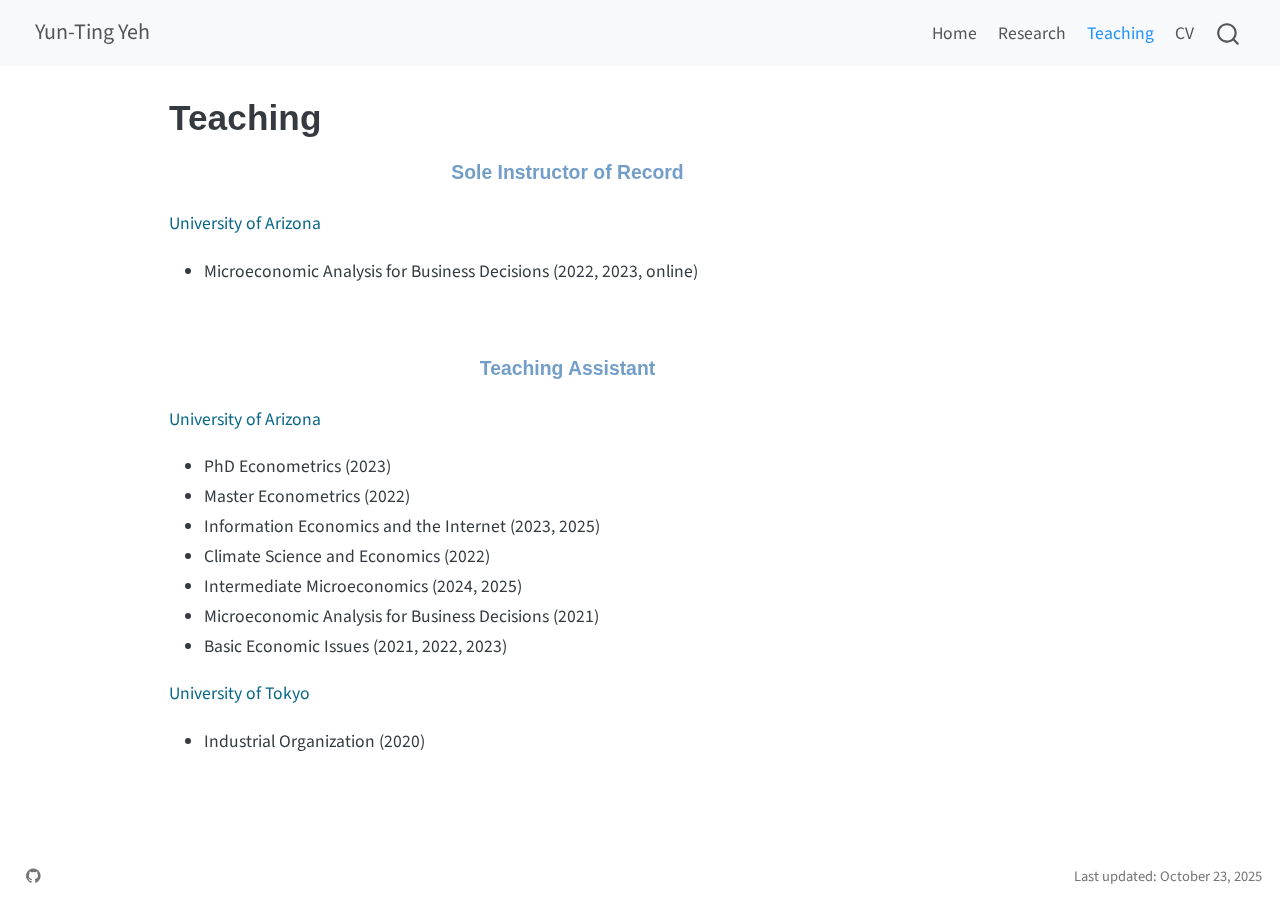
<file: teaching.html>
<!DOCTYPE html>
<html xmlns="http://www.w3.org/1999/xhtml" lang="en" xml:lang="en"><head>

<meta charset="utf-8">
<meta name="generator" content="quarto-1.8.25">

<meta name="viewport" content="width=device-width, initial-scale=1.0, user-scalable=yes">

<meta name="description" content="PhD candidate in environmental economics and industrial organization at the University of Arizona.">

<title>Teaching – Yun-Ting Yeh</title>
<style>
code{white-space: pre-wrap;}
span.smallcaps{font-variant: small-caps;}
div.columns{display: flex; gap: min(4vw, 1.5em);}
div.column{flex: auto; overflow-x: auto;}
div.hanging-indent{margin-left: 1.5em; text-indent: -1.5em;}
ul.task-list{list-style: none;}
ul.task-list li input[type="checkbox"] {
  width: 0.8em;
  margin: 0 0.8em 0.2em -1em; /* quarto-specific, see https://github.com/quarto-dev/quarto-cli/issues/4556 */ 
  vertical-align: middle;
}
</style>


<script src="site_libs/quarto-nav/quarto-nav.js"></script>
<script src="site_libs/quarto-nav/headroom.min.js"></script>
<script src="site_libs/clipboard/clipboard.min.js"></script>
<script src="site_libs/quarto-search/autocomplete.umd.js"></script>
<script src="site_libs/quarto-search/fuse.min.js"></script>
<script src="site_libs/quarto-search/quarto-search.js"></script>
<meta name="quarto:offset" content="./">
<script src="site_libs/quarto-html/quarto.js" type="module"></script>
<script src="site_libs/quarto-html/tabsets/tabsets.js" type="module"></script>
<script src="site_libs/quarto-html/axe/axe-check.js" type="module"></script>
<script src="site_libs/quarto-html/popper.min.js"></script>
<script src="site_libs/quarto-html/tippy.umd.min.js"></script>
<script src="site_libs/quarto-html/anchor.min.js"></script>
<link href="site_libs/quarto-html/tippy.css" rel="stylesheet">
<link href="site_libs/quarto-html/quarto-syntax-highlighting-7b89279ff1a6dce999919e0e67d4d9ec.css" rel="stylesheet" id="quarto-text-highlighting-styles">
<script src="site_libs/bootstrap/bootstrap.min.js"></script>
<link href="site_libs/bootstrap/bootstrap-icons.css" rel="stylesheet">
<link href="site_libs/bootstrap/bootstrap-9e2310b0f7222bef48958023a84574eb.min.css" rel="stylesheet" append-hash="true" id="quarto-bootstrap" data-mode="light">
<script id="quarto-search-options" type="application/json">{
  "location": "navbar",
  "copy-button": false,
  "collapse-after": 3,
  "panel-placement": "end",
  "type": "overlay",
  "limit": 50,
  "keyboard-shortcut": [
    "f",
    "/",
    "s"
  ],
  "show-item-context": false,
  "language": {
    "search-no-results-text": "No results",
    "search-matching-documents-text": "matching documents",
    "search-copy-link-title": "Copy link to search",
    "search-hide-matches-text": "Hide additional matches",
    "search-more-match-text": "more match in this document",
    "search-more-matches-text": "more matches in this document",
    "search-clear-button-title": "Clear",
    "search-text-placeholder": "",
    "search-detached-cancel-button-title": "Cancel",
    "search-submit-button-title": "Submit",
    "search-label": "Search"
  }
}</script>
<script async="" src="https://www.googletagmanager.com/gtag/js?id=G-KL02F357QJ"></script>

<script type="text/javascript">

window.dataLayer = window.dataLayer || [];
function gtag(){dataLayer.push(arguments);}
gtag('js', new Date());
gtag('config', 'G-KL02F357QJ', { 'anonymize_ip': true});
</script>


<link rel="stylesheet" href="https://cdnjs.cloudflare.com/ajax/libs/font-awesome/6.5.2/css/all.min.css">
<meta property="og:title" content="Yun-Ting Yeh | PhD Candidate in Environmental Econ &amp; IO">
<meta property="og:description" content="PhD candidate in environmental economics and industrial organization at the University of Arizona.">
<meta property="og:image" content="https://ytyeh.github.io/images/pic_horizontal.png">
<meta property="og:site_name" content="Yun-Ting Yeh">
<meta property="og:image:height" content="630">
<meta property="og:image:width" content="1200">
</head>

<body class="nav-fixed quarto-light">

<div id="quarto-search-results"></div>
  <header id="quarto-header" class="headroom fixed-top">
    <nav class="navbar navbar-expand-lg " data-bs-theme="dark">
      <div class="navbar-container container-fluid">
      <div class="navbar-brand-container mx-auto">
    <a href="./index.html" class="navbar-brand navbar-brand-logo">
    </a>
    <a class="navbar-brand" href="./index.html">
    <span class="navbar-title">Yun-Ting Yeh</span>
    </a>
  </div>
            <div id="quarto-search" class="" title="Search"></div>
          <button class="navbar-toggler" type="button" data-bs-toggle="collapse" data-bs-target="#navbarCollapse" aria-controls="navbarCollapse" role="menu" aria-expanded="false" aria-label="Toggle navigation" onclick="if (window.quartoToggleHeadroom) { window.quartoToggleHeadroom(); }">
  <span class="navbar-toggler-icon"></span>
</button>
          <div class="collapse navbar-collapse" id="navbarCollapse">
            <ul class="navbar-nav navbar-nav-scroll ms-auto">
  <li class="nav-item">
    <a class="nav-link" href="./index.html"> 
<span class="menu-text">Home</span></a>
  </li>  
  <li class="nav-item">
    <a class="nav-link" href="./research.html"> 
<span class="menu-text">Research</span></a>
  </li>  
  <li class="nav-item">
    <a class="nav-link active" href="./teaching.html" aria-current="page"> 
<span class="menu-text">Teaching</span></a>
  </li>  
  <li class="nav-item">
    <a class="nav-link" href="./files/Yun-TingYeh_CV.pdf" target="_blank"> 
<span class="menu-text">CV</span></a>
  </li>  
</ul>
          </div> <!-- /navcollapse -->
            <div class="quarto-navbar-tools">
</div>
      </div> <!-- /container-fluid -->
    </nav>
</header>
<!-- content -->
<div id="quarto-content" class="quarto-container page-columns page-rows-contents page-layout-article page-navbar">
<!-- sidebar -->
<!-- margin-sidebar -->
    <div id="quarto-margin-sidebar" class="sidebar margin-sidebar zindex-bottom">
        
    </div>
<!-- main -->
<main class="content" id="quarto-document-content">

<header id="title-block-header" class="quarto-title-block default">
<div class="quarto-title">
<h1 class="title">Teaching</h1>
</div>



<div class="quarto-title-meta">

    
  
    
  </div>
  


</header>


<div class="custom-title">
<p>Sole Instructor of Record</p>
</div>
<p><span style="color: #086788;">University of Arizona</span></p>
<ul>
<li>Microeconomic Analysis for Business Decisions (2022, 2023, online)</li>
</ul>
<p><br></p>
<div class="custom-title">
<p>Teaching Assistant</p>
</div>
<p><span style="color: #086788;">University of Arizona</span></p>
<ul>
<li>PhD Econometrics (2023)</li>
<li>Master Econometrics (2022)</li>
<li>Information Economics and the Internet (2023, 2025)</li>
<li>Climate Science and Economics (2022)</li>
<li>Intermediate Microeconomics (2024, 2025)</li>
<li>Microeconomic Analysis for Business Decisions (2021)</li>
<li>Basic Economic Issues (2021, 2022, 2023)</li>
</ul>
<p><span style="color: #086788;">University of Tokyo</span></p>
<ul>
<li>Industrial Organization (2020)</li>
</ul>



</main> <!-- /main -->
<script id="quarto-html-after-body" type="application/javascript">
  window.document.addEventListener("DOMContentLoaded", function (event) {
    const icon = "";
    const anchorJS = new window.AnchorJS();
    anchorJS.options = {
      placement: 'right',
      icon: icon
    };
    anchorJS.add('.anchored');
    const isCodeAnnotation = (el) => {
      for (const clz of el.classList) {
        if (clz.startsWith('code-annotation-')) {                     
          return true;
        }
      }
      return false;
    }
    const onCopySuccess = function(e) {
      // button target
      const button = e.trigger;
      // don't keep focus
      button.blur();
      // flash "checked"
      button.classList.add('code-copy-button-checked');
      var currentTitle = button.getAttribute("title");
      button.setAttribute("title", "Copied!");
      let tooltip;
      if (window.bootstrap) {
        button.setAttribute("data-bs-toggle", "tooltip");
        button.setAttribute("data-bs-placement", "left");
        button.setAttribute("data-bs-title", "Copied!");
        tooltip = new bootstrap.Tooltip(button, 
          { trigger: "manual", 
            customClass: "code-copy-button-tooltip",
            offset: [0, -8]});
        tooltip.show();    
      }
      setTimeout(function() {
        if (tooltip) {
          tooltip.hide();
          button.removeAttribute("data-bs-title");
          button.removeAttribute("data-bs-toggle");
          button.removeAttribute("data-bs-placement");
        }
        button.setAttribute("title", currentTitle);
        button.classList.remove('code-copy-button-checked');
      }, 1000);
      // clear code selection
      e.clearSelection();
    }
    const getTextToCopy = function(trigger) {
      const outerScaffold = trigger.parentElement.cloneNode(true);
      const codeEl = outerScaffold.querySelector('code');
      for (const childEl of codeEl.children) {
        if (isCodeAnnotation(childEl)) {
          childEl.remove();
        }
      }
      return codeEl.innerText;
    }
    const clipboard = new window.ClipboardJS('.code-copy-button:not([data-in-quarto-modal])', {
      text: getTextToCopy
    });
    clipboard.on('success', onCopySuccess);
    if (window.document.getElementById('quarto-embedded-source-code-modal')) {
      const clipboardModal = new window.ClipboardJS('.code-copy-button[data-in-quarto-modal]', {
        text: getTextToCopy,
        container: window.document.getElementById('quarto-embedded-source-code-modal')
      });
      clipboardModal.on('success', onCopySuccess);
    }
      var localhostRegex = new RegExp(/^(?:http|https):\/\/localhost\:?[0-9]*\//);
      var mailtoRegex = new RegExp(/^mailto:/);
        var filterRegex = new RegExp("https:\/\/ytyeh\.github\.io\/");
      var isInternal = (href) => {
          return filterRegex.test(href) || localhostRegex.test(href) || mailtoRegex.test(href);
      }
      // Inspect non-navigation links and adorn them if external
     var links = window.document.querySelectorAll('a[href]:not(.nav-link):not(.navbar-brand):not(.toc-action):not(.sidebar-link):not(.sidebar-item-toggle):not(.pagination-link):not(.no-external):not([aria-hidden]):not(.dropdown-item):not(.quarto-navigation-tool):not(.about-link)');
      for (var i=0; i<links.length; i++) {
        const link = links[i];
        if (!isInternal(link.href)) {
          // undo the damage that might have been done by quarto-nav.js in the case of
          // links that we want to consider external
          if (link.dataset.originalHref !== undefined) {
            link.href = link.dataset.originalHref;
          }
        }
      }
    function tippyHover(el, contentFn, onTriggerFn, onUntriggerFn) {
      const config = {
        allowHTML: true,
        maxWidth: 500,
        delay: 100,
        arrow: false,
        appendTo: function(el) {
            return el.parentElement;
        },
        interactive: true,
        interactiveBorder: 10,
        theme: 'quarto',
        placement: 'bottom-start',
      };
      if (contentFn) {
        config.content = contentFn;
      }
      if (onTriggerFn) {
        config.onTrigger = onTriggerFn;
      }
      if (onUntriggerFn) {
        config.onUntrigger = onUntriggerFn;
      }
      window.tippy(el, config); 
    }
    const noterefs = window.document.querySelectorAll('a[role="doc-noteref"]');
    for (var i=0; i<noterefs.length; i++) {
      const ref = noterefs[i];
      tippyHover(ref, function() {
        // use id or data attribute instead here
        let href = ref.getAttribute('data-footnote-href') || ref.getAttribute('href');
        try { href = new URL(href).hash; } catch {}
        const id = href.replace(/^#\/?/, "");
        const note = window.document.getElementById(id);
        if (note) {
          return note.innerHTML;
        } else {
          return "";
        }
      });
    }
    const xrefs = window.document.querySelectorAll('a.quarto-xref');
    const processXRef = (id, note) => {
      // Strip column container classes
      const stripColumnClz = (el) => {
        el.classList.remove("page-full", "page-columns");
        if (el.children) {
          for (const child of el.children) {
            stripColumnClz(child);
          }
        }
      }
      stripColumnClz(note)
      if (id === null || id.startsWith('sec-')) {
        // Special case sections, only their first couple elements
        const container = document.createElement("div");
        if (note.children && note.children.length > 2) {
          container.appendChild(note.children[0].cloneNode(true));
          for (let i = 1; i < note.children.length; i++) {
            const child = note.children[i];
            if (child.tagName === "P" && child.innerText === "") {
              continue;
            } else {
              container.appendChild(child.cloneNode(true));
              break;
            }
          }
          if (window.Quarto?.typesetMath) {
            window.Quarto.typesetMath(container);
          }
          return container.innerHTML
        } else {
          if (window.Quarto?.typesetMath) {
            window.Quarto.typesetMath(note);
          }
          return note.innerHTML;
        }
      } else {
        // Remove any anchor links if they are present
        const anchorLink = note.querySelector('a.anchorjs-link');
        if (anchorLink) {
          anchorLink.remove();
        }
        if (window.Quarto?.typesetMath) {
          window.Quarto.typesetMath(note);
        }
        if (note.classList.contains("callout")) {
          return note.outerHTML;
        } else {
          return note.innerHTML;
        }
      }
    }
    for (var i=0; i<xrefs.length; i++) {
      const xref = xrefs[i];
      tippyHover(xref, undefined, function(instance) {
        instance.disable();
        let url = xref.getAttribute('href');
        let hash = undefined; 
        if (url.startsWith('#')) {
          hash = url;
        } else {
          try { hash = new URL(url).hash; } catch {}
        }
        if (hash) {
          const id = hash.replace(/^#\/?/, "");
          const note = window.document.getElementById(id);
          if (note !== null) {
            try {
              const html = processXRef(id, note.cloneNode(true));
              instance.setContent(html);
            } finally {
              instance.enable();
              instance.show();
            }
          } else {
            // See if we can fetch this
            fetch(url.split('#')[0])
            .then(res => res.text())
            .then(html => {
              const parser = new DOMParser();
              const htmlDoc = parser.parseFromString(html, "text/html");
              const note = htmlDoc.getElementById(id);
              if (note !== null) {
                const html = processXRef(id, note);
                instance.setContent(html);
              } 
            }).finally(() => {
              instance.enable();
              instance.show();
            });
          }
        } else {
          // See if we can fetch a full url (with no hash to target)
          // This is a special case and we should probably do some content thinning / targeting
          fetch(url)
          .then(res => res.text())
          .then(html => {
            const parser = new DOMParser();
            const htmlDoc = parser.parseFromString(html, "text/html");
            const note = htmlDoc.querySelector('main.content');
            if (note !== null) {
              // This should only happen for chapter cross references
              // (since there is no id in the URL)
              // remove the first header
              if (note.children.length > 0 && note.children[0].tagName === "HEADER") {
                note.children[0].remove();
              }
              const html = processXRef(null, note);
              instance.setContent(html);
            } 
          }).finally(() => {
            instance.enable();
            instance.show();
          });
        }
      }, function(instance) {
      });
    }
        let selectedAnnoteEl;
        const selectorForAnnotation = ( cell, annotation) => {
          let cellAttr = 'data-code-cell="' + cell + '"';
          let lineAttr = 'data-code-annotation="' +  annotation + '"';
          const selector = 'span[' + cellAttr + '][' + lineAttr + ']';
          return selector;
        }
        const selectCodeLines = (annoteEl) => {
          const doc = window.document;
          const targetCell = annoteEl.getAttribute("data-target-cell");
          const targetAnnotation = annoteEl.getAttribute("data-target-annotation");
          const annoteSpan = window.document.querySelector(selectorForAnnotation(targetCell, targetAnnotation));
          const lines = annoteSpan.getAttribute("data-code-lines").split(",");
          const lineIds = lines.map((line) => {
            return targetCell + "-" + line;
          })
          let top = null;
          let height = null;
          let parent = null;
          if (lineIds.length > 0) {
              //compute the position of the single el (top and bottom and make a div)
              const el = window.document.getElementById(lineIds[0]);
              top = el.offsetTop;
              height = el.offsetHeight;
              parent = el.parentElement.parentElement;
            if (lineIds.length > 1) {
              const lastEl = window.document.getElementById(lineIds[lineIds.length - 1]);
              const bottom = lastEl.offsetTop + lastEl.offsetHeight;
              height = bottom - top;
            }
            if (top !== null && height !== null && parent !== null) {
              // cook up a div (if necessary) and position it 
              let div = window.document.getElementById("code-annotation-line-highlight");
              if (div === null) {
                div = window.document.createElement("div");
                div.setAttribute("id", "code-annotation-line-highlight");
                div.style.position = 'absolute';
                parent.appendChild(div);
              }
              div.style.top = top - 2 + "px";
              div.style.height = height + 4 + "px";
              div.style.left = 0;
              let gutterDiv = window.document.getElementById("code-annotation-line-highlight-gutter");
              if (gutterDiv === null) {
                gutterDiv = window.document.createElement("div");
                gutterDiv.setAttribute("id", "code-annotation-line-highlight-gutter");
                gutterDiv.style.position = 'absolute';
                const codeCell = window.document.getElementById(targetCell);
                const gutter = codeCell.querySelector('.code-annotation-gutter');
                gutter.appendChild(gutterDiv);
              }
              gutterDiv.style.top = top - 2 + "px";
              gutterDiv.style.height = height + 4 + "px";
            }
            selectedAnnoteEl = annoteEl;
          }
        };
        const unselectCodeLines = () => {
          const elementsIds = ["code-annotation-line-highlight", "code-annotation-line-highlight-gutter"];
          elementsIds.forEach((elId) => {
            const div = window.document.getElementById(elId);
            if (div) {
              div.remove();
            }
          });
          selectedAnnoteEl = undefined;
        };
          // Handle positioning of the toggle
      window.addEventListener(
        "resize",
        throttle(() => {
          elRect = undefined;
          if (selectedAnnoteEl) {
            selectCodeLines(selectedAnnoteEl);
          }
        }, 10)
      );
      function throttle(fn, ms) {
      let throttle = false;
      let timer;
        return (...args) => {
          if(!throttle) { // first call gets through
              fn.apply(this, args);
              throttle = true;
          } else { // all the others get throttled
              if(timer) clearTimeout(timer); // cancel #2
              timer = setTimeout(() => {
                fn.apply(this, args);
                timer = throttle = false;
              }, ms);
          }
        };
      }
        // Attach click handler to the DT
        const annoteDls = window.document.querySelectorAll('dt[data-target-cell]');
        for (const annoteDlNode of annoteDls) {
          annoteDlNode.addEventListener('click', (event) => {
            const clickedEl = event.target;
            if (clickedEl !== selectedAnnoteEl) {
              unselectCodeLines();
              const activeEl = window.document.querySelector('dt[data-target-cell].code-annotation-active');
              if (activeEl) {
                activeEl.classList.remove('code-annotation-active');
              }
              selectCodeLines(clickedEl);
              clickedEl.classList.add('code-annotation-active');
            } else {
              // Unselect the line
              unselectCodeLines();
              clickedEl.classList.remove('code-annotation-active');
            }
          });
        }
    const findCites = (el) => {
      const parentEl = el.parentElement;
      if (parentEl) {
        const cites = parentEl.dataset.cites;
        if (cites) {
          return {
            el,
            cites: cites.split(' ')
          };
        } else {
          return findCites(el.parentElement)
        }
      } else {
        return undefined;
      }
    };
    var bibliorefs = window.document.querySelectorAll('a[role="doc-biblioref"]');
    for (var i=0; i<bibliorefs.length; i++) {
      const ref = bibliorefs[i];
      const citeInfo = findCites(ref);
      if (citeInfo) {
        tippyHover(citeInfo.el, function() {
          var popup = window.document.createElement('div');
          citeInfo.cites.forEach(function(cite) {
            var citeDiv = window.document.createElement('div');
            citeDiv.classList.add('hanging-indent');
            citeDiv.classList.add('csl-entry');
            var biblioDiv = window.document.getElementById('ref-' + cite);
            if (biblioDiv) {
              citeDiv.innerHTML = biblioDiv.innerHTML;
            }
            popup.appendChild(citeDiv);
          });
          return popup.innerHTML;
        });
      }
    }
  });
  </script>
</div> <!-- /content -->
<footer class="footer">
  <div class="nav-footer">
    <div class="nav-footer-left">
      <ul class="footer-items list-unstyled">
    <li class="nav-item compact">
    <a class="nav-link" href="https://github.com/ytyeh/ytyeh.github.io">
      <i class="bi bi-github" role="img">
</i> 
    </a>
  </li>  
</ul>
    </div>   
    <div class="nav-footer-center">
      &nbsp;
    </div>
    <div class="nav-footer-right">
<p>Last updated: October 23, 2025</p>
</div>
  </div>
</footer>




</body></html>
</file>
<file: site_libs/quarto-html/tippy.css>
.tippy-box[data-animation=fade][data-state=hidden]{opacity:0}[data-tippy-root]{max-width:calc(100vw - 10px)}.tippy-box{position:relative;background-color:#333;color:#fff;border-radius:4px;font-size:14px;line-height:1.4;white-space:normal;outline:0;transition-property:transform,visibility,opacity}.tippy-box[data-placement^=top]>.tippy-arrow{bottom:0}.tippy-box[data-placement^=top]>.tippy-arrow:before{bottom:-7px;left:0;border-width:8px 8px 0;border-top-color:initial;transform-origin:center top}.tippy-box[data-placement^=bottom]>.tippy-arrow{top:0}.tippy-box[data-placement^=bottom]>.tippy-arrow:before{top:-7px;left:0;border-width:0 8px 8px;border-bottom-color:initial;transform-origin:center bottom}.tippy-box[data-placement^=left]>.tippy-arrow{right:0}.tippy-box[data-placement^=left]>.tippy-arrow:before{border-width:8px 0 8px 8px;border-left-color:initial;right:-7px;transform-origin:center left}.tippy-box[data-placement^=right]>.tippy-arrow{left:0}.tippy-box[data-placement^=right]>.tippy-arrow:before{left:-7px;border-width:8px 8px 8px 0;border-right-color:initial;transform-origin:center right}.tippy-box[data-inertia][data-state=visible]{transition-timing-function:cubic-bezier(.54,1.5,.38,1.11)}.tippy-arrow{width:16px;height:16px;color:#333}.tippy-arrow:before{content:"";position:absolute;border-color:transparent;border-style:solid}.tippy-content{position:relative;padding:5px 9px;z-index:1}
</file>
<file: site_libs/quarto-html/quarto-syntax-highlighting-ed96de9b727972fe78a7b5d16c58bf87.css>
/* quarto syntax highlight colors */
:root {
  --quarto-hl-ot-color: #003B4F;
  --quarto-hl-at-color: #657422;
  --quarto-hl-ss-color: #20794D;
  --quarto-hl-an-color: #5E5E5E;
  --quarto-hl-fu-color: #4758AB;
  --quarto-hl-st-color: #20794D;
  --quarto-hl-cf-color: #003B4F;
  --quarto-hl-op-color: #5E5E5E;
  --quarto-hl-er-color: #AD0000;
  --quarto-hl-bn-color: #AD0000;
  --quarto-hl-al-color: #AD0000;
  --quarto-hl-va-color: #111111;
  --quarto-hl-bu-color: inherit;
  --quarto-hl-ex-color: inherit;
  --quarto-hl-pp-color: #AD0000;
  --quarto-hl-in-color: #5E5E5E;
  --quarto-hl-vs-color: #20794D;
  --quarto-hl-wa-color: #5E5E5E;
  --quarto-hl-do-color: #5E5E5E;
  --quarto-hl-im-color: #00769E;
  --quarto-hl-ch-color: #20794D;
  --quarto-hl-dt-color: #AD0000;
  --quarto-hl-fl-color: #AD0000;
  --quarto-hl-co-color: #5E5E5E;
  --quarto-hl-cv-color: #5E5E5E;
  --quarto-hl-cn-color: #8f5902;
  --quarto-hl-sc-color: #5E5E5E;
  --quarto-hl-dv-color: #AD0000;
  --quarto-hl-kw-color: #003B4F;
}

/* other quarto variables */
:root {
  --quarto-font-monospace: SFMono-Regular, Menlo, Monaco, Consolas, "Liberation Mono", "Courier New", monospace;
}

/* syntax highlight based on Pandoc's rules */
pre > code.sourceCode > span {
  color: #003B4F;
}

code.sourceCode > span {
  color: #003B4F;
}

div.sourceCode,
div.sourceCode pre.sourceCode {
  color: #003B4F;
}

/* Normal */
code span {
  color: #003B4F;
}

/* Alert */
code span.al {
  color: #AD0000;
  font-style: inherit;
}

/* Annotation */
code span.an {
  color: #5E5E5E;
  font-style: inherit;
}

/* Attribute */
code span.at {
  color: #657422;
  font-style: inherit;
}

/* BaseN */
code span.bn {
  color: #AD0000;
  font-style: inherit;
}

/* BuiltIn */
code span.bu {
  font-style: inherit;
}

/* ControlFlow */
code span.cf {
  color: #003B4F;
  font-weight: bold;
  font-style: inherit;
}

/* Char */
code span.ch {
  color: #20794D;
  font-style: inherit;
}

/* Constant */
code span.cn {
  color: #8f5902;
  font-style: inherit;
}

/* Comment */
code span.co {
  color: #5E5E5E;
  font-style: inherit;
}

/* CommentVar */
code span.cv {
  color: #5E5E5E;
  font-style: italic;
}

/* Documentation */
code span.do {
  color: #5E5E5E;
  font-style: italic;
}

/* DataType */
code span.dt {
  color: #AD0000;
  font-style: inherit;
}

/* DecVal */
code span.dv {
  color: #AD0000;
  font-style: inherit;
}

/* Error */
code span.er {
  color: #AD0000;
  font-style: inherit;
}

/* Extension */
code span.ex {
  font-style: inherit;
}

/* Float */
code span.fl {
  color: #AD0000;
  font-style: inherit;
}

/* Function */
code span.fu {
  color: #4758AB;
  font-style: inherit;
}

/* Import */
code span.im {
  color: #00769E;
  font-style: inherit;
}

/* Information */
code span.in {
  color: #5E5E5E;
  font-style: inherit;
}

/* Keyword */
code span.kw {
  color: #003B4F;
  font-weight: bold;
  font-style: inherit;
}

/* Operator */
code span.op {
  color: #5E5E5E;
  font-style: inherit;
}

/* Other */
code span.ot {
  color: #003B4F;
  font-style: inherit;
}

/* Preprocessor */
code span.pp {
  color: #AD0000;
  font-style: inherit;
}

/* SpecialChar */
code span.sc {
  color: #5E5E5E;
  font-style: inherit;
}

/* SpecialString */
code span.ss {
  color: #20794D;
  font-style: inherit;
}

/* String */
code span.st {
  color: #20794D;
  font-style: inherit;
}

/* Variable */
code span.va {
  color: #111111;
  font-style: inherit;
}

/* VerbatimString */
code span.vs {
  color: #20794D;
  font-style: inherit;
}

/* Warning */
code span.wa {
  color: #5E5E5E;
  font-style: italic;
}

.prevent-inlining {
  content: "</";
}

/*# sourceMappingURL=0920dd6d7437995b8cdf7429764427b1.css.map */
</file>
<file: site_libs/quarto-html/quarto-syntax-highlighting-37eea08aefeeee20ff55810ff984fec1.css>
/* quarto syntax highlight colors */
:root {
  --quarto-hl-ot-color: #003B4F;
  --quarto-hl-at-color: #657422;
  --quarto-hl-ss-color: #20794D;
  --quarto-hl-an-color: #5E5E5E;
  --quarto-hl-fu-color: #4758AB;
  --quarto-hl-st-color: #20794D;
  --quarto-hl-cf-color: #003B4F;
  --quarto-hl-op-color: #5E5E5E;
  --quarto-hl-er-color: #AD0000;
  --quarto-hl-bn-color: #AD0000;
  --quarto-hl-al-color: #AD0000;
  --quarto-hl-va-color: #111111;
  --quarto-hl-bu-color: inherit;
  --quarto-hl-ex-color: inherit;
  --quarto-hl-pp-color: #AD0000;
  --quarto-hl-in-color: #5E5E5E;
  --quarto-hl-vs-color: #20794D;
  --quarto-hl-wa-color: #5E5E5E;
  --quarto-hl-do-color: #5E5E5E;
  --quarto-hl-im-color: #00769E;
  --quarto-hl-ch-color: #20794D;
  --quarto-hl-dt-color: #AD0000;
  --quarto-hl-fl-color: #AD0000;
  --quarto-hl-co-color: #5E5E5E;
  --quarto-hl-cv-color: #5E5E5E;
  --quarto-hl-cn-color: #8f5902;
  --quarto-hl-sc-color: #5E5E5E;
  --quarto-hl-dv-color: #AD0000;
  --quarto-hl-kw-color: #003B4F;
}

/* other quarto variables */
:root {
  --quarto-font-monospace: SFMono-Regular, Menlo, Monaco, Consolas, "Liberation Mono", "Courier New", monospace;
}

/* syntax highlight based on Pandoc's rules */
pre > code.sourceCode > span {
  color: #003B4F;
}

code.sourceCode > span {
  color: #003B4F;
}

div.sourceCode,
div.sourceCode pre.sourceCode {
  color: #003B4F;
}

/* Normal */
code span {
  color: #003B4F;
}

/* Alert */
code span.al {
  color: #AD0000;
  font-style: inherit;
}

/* Annotation */
code span.an {
  color: #5E5E5E;
  font-style: inherit;
}

/* Attribute */
code span.at {
  color: #657422;
  font-style: inherit;
}

/* BaseN */
code span.bn {
  color: #AD0000;
  font-style: inherit;
}

/* BuiltIn */
code span.bu {
  font-style: inherit;
}

/* ControlFlow */
code span.cf {
  color: #003B4F;
  font-weight: bold;
  font-style: inherit;
}

/* Char */
code span.ch {
  color: #20794D;
  font-style: inherit;
}

/* Constant */
code span.cn {
  color: #8f5902;
  font-style: inherit;
}

/* Comment */
code span.co {
  color: #5E5E5E;
  font-style: inherit;
}

/* CommentVar */
code span.cv {
  color: #5E5E5E;
  font-style: italic;
}

/* Documentation */
code span.do {
  color: #5E5E5E;
  font-style: italic;
}

/* DataType */
code span.dt {
  color: #AD0000;
  font-style: inherit;
}

/* DecVal */
code span.dv {
  color: #AD0000;
  font-style: inherit;
}

/* Error */
code span.er {
  color: #AD0000;
  font-style: inherit;
}

/* Extension */
code span.ex {
  font-style: inherit;
}

/* Float */
code span.fl {
  color: #AD0000;
  font-style: inherit;
}

/* Function */
code span.fu {
  color: #4758AB;
  font-style: inherit;
}

/* Import */
code span.im {
  color: #00769E;
  font-style: inherit;
}

/* Information */
code span.in {
  color: #5E5E5E;
  font-style: inherit;
}

/* Keyword */
code span.kw {
  color: #003B4F;
  font-weight: bold;
  font-style: inherit;
}

/* Operator */
code span.op {
  color: #5E5E5E;
  font-style: inherit;
}

/* Other */
code span.ot {
  color: #003B4F;
  font-style: inherit;
}

/* Preprocessor */
code span.pp {
  color: #AD0000;
  font-style: inherit;
}

/* SpecialChar */
code span.sc {
  color: #5E5E5E;
  font-style: inherit;
}

/* SpecialString */
code span.ss {
  color: #20794D;
  font-style: inherit;
}

/* String */
code span.st {
  color: #20794D;
  font-style: inherit;
}

/* Variable */
code span.va {
  color: #111111;
  font-style: inherit;
}

/* VerbatimString */
code span.vs {
  color: #20794D;
  font-style: inherit;
}

/* Warning */
code span.wa {
  color: #5E5E5E;
  font-style: italic;
}

.prevent-inlining {
  content: "</";
}

/*# sourceMappingURL=27d3d809615f7771493d095567f04340.css.map */
</file>
<file: site_libs/quarto-html/quarto-syntax-highlighting-7b89279ff1a6dce999919e0e67d4d9ec.css>
/* quarto syntax highlight colors */
:root {
  --quarto-hl-ot-color: #003B4F;
  --quarto-hl-at-color: #657422;
  --quarto-hl-ss-color: #20794D;
  --quarto-hl-an-color: #5E5E5E;
  --quarto-hl-fu-color: #4758AB;
  --quarto-hl-st-color: #20794D;
  --quarto-hl-cf-color: #003B4F;
  --quarto-hl-op-color: #5E5E5E;
  --quarto-hl-er-color: #AD0000;
  --quarto-hl-bn-color: #AD0000;
  --quarto-hl-al-color: #AD0000;
  --quarto-hl-va-color: #111111;
  --quarto-hl-bu-color: inherit;
  --quarto-hl-ex-color: inherit;
  --quarto-hl-pp-color: #AD0000;
  --quarto-hl-in-color: #5E5E5E;
  --quarto-hl-vs-color: #20794D;
  --quarto-hl-wa-color: #5E5E5E;
  --quarto-hl-do-color: #5E5E5E;
  --quarto-hl-im-color: #00769E;
  --quarto-hl-ch-color: #20794D;
  --quarto-hl-dt-color: #AD0000;
  --quarto-hl-fl-color: #AD0000;
  --quarto-hl-co-color: #5E5E5E;
  --quarto-hl-cv-color: #5E5E5E;
  --quarto-hl-cn-color: #8f5902;
  --quarto-hl-sc-color: #5E5E5E;
  --quarto-hl-dv-color: #AD0000;
  --quarto-hl-kw-color: #003B4F;
}

/* other quarto variables */
:root {
  --quarto-font-monospace: SFMono-Regular, Menlo, Monaco, Consolas, "Liberation Mono", "Courier New", monospace;
}

/* syntax highlight based on Pandoc's rules */
pre > code.sourceCode > span {
  color: #003B4F;
}

code.sourceCode > span {
  color: #003B4F;
}

div.sourceCode,
div.sourceCode pre.sourceCode {
  color: #003B4F;
}

/* Normal */
code span {
  color: #003B4F;
}

/* Alert */
code span.al {
  color: #AD0000;
  font-style: inherit;
}

/* Annotation */
code span.an {
  color: #5E5E5E;
  font-style: inherit;
}

/* Attribute */
code span.at {
  color: #657422;
  font-style: inherit;
}

/* BaseN */
code span.bn {
  color: #AD0000;
  font-style: inherit;
}

/* BuiltIn */
code span.bu {
  font-style: inherit;
}

/* ControlFlow */
code span.cf {
  color: #003B4F;
  font-weight: bold;
  font-style: inherit;
}

/* Char */
code span.ch {
  color: #20794D;
  font-style: inherit;
}

/* Constant */
code span.cn {
  color: #8f5902;
  font-style: inherit;
}

/* Comment */
code span.co {
  color: #5E5E5E;
  font-style: inherit;
}

/* CommentVar */
code span.cv {
  color: #5E5E5E;
  font-style: italic;
}

/* Documentation */
code span.do {
  color: #5E5E5E;
  font-style: italic;
}

/* DataType */
code span.dt {
  color: #AD0000;
  font-style: inherit;
}

/* DecVal */
code span.dv {
  color: #AD0000;
  font-style: inherit;
}

/* Error */
code span.er {
  color: #AD0000;
  font-style: inherit;
}

/* Extension */
code span.ex {
  font-style: inherit;
}

/* Float */
code span.fl {
  color: #AD0000;
  font-style: inherit;
}

/* Function */
code span.fu {
  color: #4758AB;
  font-style: inherit;
}

/* Import */
code span.im {
  color: #00769E;
  font-style: inherit;
}

/* Information */
code span.in {
  color: #5E5E5E;
  font-style: inherit;
}

/* Keyword */
code span.kw {
  color: #003B4F;
  font-weight: bold;
  font-style: inherit;
}

/* Operator */
code span.op {
  color: #5E5E5E;
  font-style: inherit;
}

/* Other */
code span.ot {
  color: #003B4F;
  font-style: inherit;
}

/* Preprocessor */
code span.pp {
  color: #AD0000;
  font-style: inherit;
}

/* SpecialChar */
code span.sc {
  color: #5E5E5E;
  font-style: inherit;
}

/* SpecialString */
code span.ss {
  color: #20794D;
  font-style: inherit;
}

/* String */
code span.st {
  color: #20794D;
  font-style: inherit;
}

/* Variable */
code span.va {
  color: #111111;
  font-style: inherit;
}

/* VerbatimString */
code span.vs {
  color: #20794D;
  font-style: inherit;
}

/* Warning */
code span.wa {
  color: #5E5E5E;
  font-style: italic;
}

.prevent-inlining {
  content: "</";
}

/*# sourceMappingURL=3944bc705cfaf4c80e56f77c5205168a.css.map */
</file>
